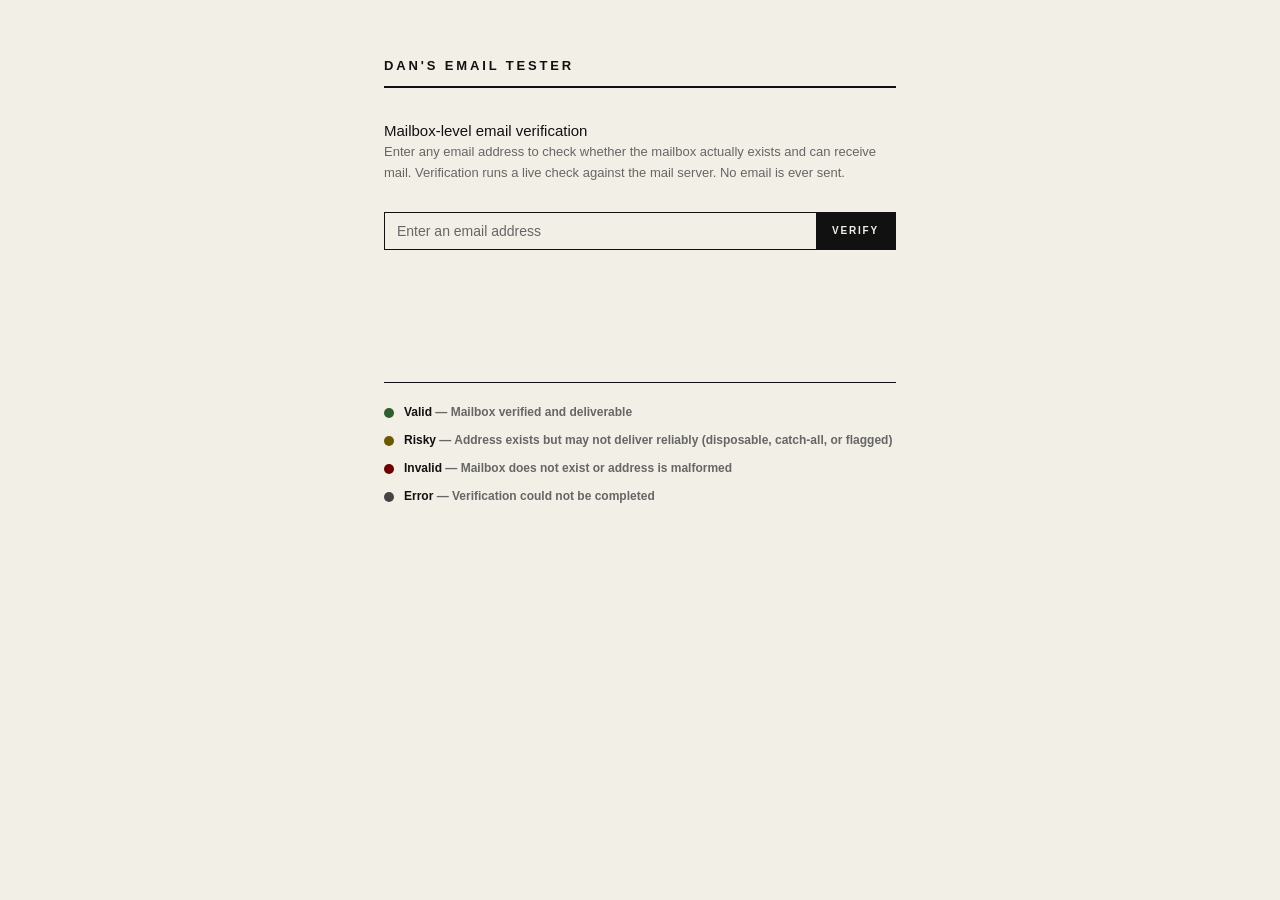
<file: templates/index.html>
<!DOCTYPE html>
<html lang="en">
<head>
  <meta charset="UTF-8">
  <meta name="viewport" content="width=device-width, initial-scale=1.0">
  <title>Dan's Email Tester</title>
  <link rel="stylesheet" href="/static/css/style.css">
</head>
<body>
  <div class="page-wrapper">
    <header class="site-header">
      <h1 class="site-title">Dan's Email Tester</h1>
      <p class="site-subtitle">Mailbox-level email verification</p>
    </header>

    <main class="main-content">
      <p class="tool-description">Enter any email address to check whether the mailbox actually exists and can receive mail. Verification runs a live check against the mail server. No email is ever sent.</p>

      <div class="verify-form">
        <div class="input-row">
          <input
            id="email-input"
            type="email"
            class="email-input"
            placeholder="Enter an email address"
            autocomplete="off"
            spellcheck="false"
          >
          <button id="verify-btn" class="verify-btn">Verify</button>
        </div>
        <div id="result-panel" class="result-panel"></div>

        <div class="status-legend">
          <div class="legend-item">
            <span class="legend-dot dot-green"></span>
            <span class="legend-label"><strong>Valid</strong> — Mailbox verified and deliverable</span>
          </div>
          <div class="legend-item">
            <span class="legend-dot dot-yellow"></span>
            <span class="legend-label"><strong>Risky</strong> — Address exists but may not deliver reliably (disposable, catch-all, or flagged)</span>
          </div>
          <div class="legend-item">
            <span class="legend-dot dot-red"></span>
            <span class="legend-label"><strong>Invalid</strong> — Mailbox does not exist or address is malformed</span>
          </div>
          <div class="legend-item">
            <span class="legend-dot dot-gray"></span>
            <span class="legend-label"><strong>Error</strong> — Verification could not be completed</span>
          </div>
        </div>
      </div>
    </main>
  </div>

  <script src="/static/js/app.js"></script>
</body>
</html>
</file>
<file: static/css/style.css>
/* Dan's Email Tester — Royal Tenenbaums edition */
:root {
  --bg: #F2EFE6;
  --fg: #111111;
  --muted: #666;
  --border: #111111;
  --green: #2E5E2E;
  --green-bg: #D6E8D6;
  --yellow: #6B5800;
  --yellow-bg: #F5EDCC;
  --red: #6B0000;
  --red-bg: #F5D6D6;
  --gray: #444;
  --gray-bg: #E0E0E0;
}

*, *::before, *::after { box-sizing: border-box; margin: 0; padding: 0; }

html, body {
  background: var(--bg);
  color: var(--fg);
  font-family: 'Libre Franklin', 'Franklin Gothic Medium', Arial Narrow, Arial, sans-serif;
  font-size: 15px;
  line-height: 1.5;
}

body { max-width: 560px; margin: 0 auto; padding: 56px 24px 64px; }

h1 {
  font-size: 13px; font-weight: 900; letter-spacing: 0.22em;
  text-transform: uppercase; margin-bottom: 32px;
  border-bottom: 2px solid var(--fg); padding-bottom: 10px;
}

.tabs { display: flex; gap: 0; border-bottom: 1px solid var(--fg); margin-bottom: 28px; }

.tab-btn {
  font-family: inherit; font-size: 11px; font-weight: 700;
  letter-spacing: 0.14em; text-transform: uppercase;
  background: none; border: none; padding: 8px 16px 8px 0;
  cursor: pointer; color: var(--muted);
  border-bottom: 2px solid transparent; margin-bottom: -1px;
}
.tab-btn--active { color: var(--fg); border-bottom-color: var(--fg); }
.tab-btn:hover { color: var(--fg); }

.tab-pane { display: none; }
.tab-pane--active { display: block; }

.field-label {
  display: block; font-size: 10px; font-weight: 700;
  letter-spacing: 0.16em; text-transform: uppercase;
  color: var(--muted); margin-bottom: 6px;
}

.input-row { display: flex; margin-bottom: 20px; border: 1px solid var(--fg); }

.email-input {
  flex: 1; font-family: inherit; font-size: 14px;
  color: var(--fg); background: transparent; border: none;
  padding: 10px 12px; outline: none;
}
.email-input::placeholder { color: var(--muted); }

.verify-btn {
  font-family: inherit; font-size: 10px; font-weight: 900;
  letter-spacing: 0.18em; text-transform: uppercase;
  background: var(--fg); color: var(--bg); border: none;
  padding: 10px 16px; cursor: pointer; white-space: nowrap;
  transition: opacity 0.1s;
}
.verify-btn:hover { opacity: 0.8; }
.verify-btn:disabled { opacity: 0.4; cursor: not-allowed; }

.result-panel { min-height: 80px; }

.result-idle { font-size: 12px; color: var(--muted); font-style: italic; padding: 20px 0 4px; }

.result-loading {
  display: flex; align-items: center; gap: 10px;
  padding: 20px 0 4px; font-size: 12px; color: var(--muted); font-style: italic;
}

.spinner {
  width: 14px; height: 14px; border: 2px solid #ccc;
  border-top-color: var(--fg); border-radius: 50%;
  animation: spin 0.7s linear infinite; flex-shrink: 0;
}
@keyframes spin { to { transform: rotate(360deg); } }

.result-card { border-left: 3px solid; padding: 12px 14px; animation: fadeUp 0.2s ease; }
@keyframes fadeUp {
  from { opacity: 0; transform: translateY(4px); }
  to   { opacity: 1; transform: translateY(0); }
}

.result-card--green  { border-color: var(--green);  background: var(--green-bg); }
.result-card--yellow { border-color: var(--yellow); background: var(--yellow-bg); }
.result-card--red    { border-color: var(--red);    background: var(--red-bg); }
.result-card--gray   { border-color: #999;          background: var(--gray-bg); }

.result-status { font-size: 10px; font-weight: 900; letter-spacing: 0.18em; text-transform: uppercase; margin-bottom: 4px; }
.result-card--green  .result-status { color: var(--green); }
.result-card--yellow .result-status { color: var(--yellow); }
.result-card--red    .result-status { color: var(--red); }
.result-card--gray   .result-status { color: var(--gray); }

.result-email  { font-size: 14px; font-weight: 700; color: var(--fg); margin-bottom: 4px; word-break: break-all; }
.result-detail { font-size: 12px; color: var(--muted); line-height: 1.5; }

.result-badges { display: flex; flex-wrap: wrap; gap: 6px; margin-top: 8px; }

.badge { font-size: 9px; font-weight: 900; letter-spacing: 0.14em; text-transform: uppercase; padding: 2px 7px; border: 1px solid; }
.badge--disposable { color: var(--red);    border-color: var(--red); }
.badge--role       { color: var(--yellow); border-color: var(--yellow); }
.badge--catchall   { color: var(--yellow); border-color: var(--yellow); }

.result-smtp { margin-top: 8px; font-family: 'Courier New', monospace; font-size: 11px; color: var(--muted); }

.bulk-textarea {
  width: 100%; font-family: 'Courier New', monospace; font-size: 13px;
  color: var(--fg); background: transparent; border: 1px solid var(--fg);
  padding: 10px 12px; resize: vertical; outline: none;
  margin-bottom: 10px; line-height: 1.7; min-height: 140px;
}
.bulk-textarea::placeholder { color: var(--muted); }
.bulk-textarea:focus { outline: 2px solid var(--fg); outline-offset: -2px; }

.bulk-actions { display: flex; gap: 10px; margin-bottom: 24px; }

.secondary-btn {
  font-family: inherit; font-size: 10px; font-weight: 900;
  letter-spacing: 0.14em; text-transform: uppercase;
  background: transparent; color: var(--fg);
  border: 1px solid var(--fg); padding: 9px 14px;
  cursor: pointer; transition: opacity 0.1s;
}
.secondary-btn:hover    { opacity: 0.6; }
.secondary-btn:disabled { opacity: 0.3; cursor: not-allowed; }

.bulk-table { width: 100%; border-collapse: collapse; font-size: 12px; }
.bulk-table th {
  font-size: 9px; font-weight: 900; letter-spacing: 0.16em; text-transform: uppercase;
  color: var(--muted); padding: 6px 8px; border-bottom: 1px solid var(--fg); text-align: left;
}
.bulk-table td { padding: 8px; border-bottom: 1px solid #ccc; vertical-align: top; }
.bulk-table tr:last-child td { border-bottom: none; }

.status-pill {
  font-size: 9px; font-weight: 900; letter-spacing: 0.12em;
  text-transform: uppercase; padding: 2px 6px; border: 1px solid; white-space: nowrap;
}
.status-pill--green  { color: var(--green);  border-color: var(--green); }
.status-pill--yellow { color: var(--yellow); border-color: var(--yellow); }
.status-pill--red    { color: var(--red);    border-color: var(--red); }
.status-pill--gray   { color: var(--gray);   border-color: #aaa; }

.bulk-detail-text { color: var(--muted); max-width: 240px; }

.legend { margin-top: 40px; border-top: 1px solid #ccc; padding-top: 20px; }
.legend-title { font-size: 9px; font-weight: 900; letter-spacing: 0.2em; text-transform: uppercase; color: var(--muted); margin-bottom: 12px; }
.legend-rows  { display: flex; flex-direction: column; gap: 6px; }
.legend-row   { display: flex; align-items: baseline; gap: 10px; font-size: 12px; }
.legend-label { font-size: 9px; font-weight: 900; letter-spacing: 0.12em; text-transform: uppercase; width: 90px; flex-shrink: 0; }
.legend-label--green  { color: var(--green); }
.legend-label--yellow { color: var(--yellow); }
.legend-label--red    { color: var(--red); }
.legend-label--gray   { color: var(--gray); }
.legend-desc { color: var(--muted); }

@media (max-width: 480px) {
  body { padding: 36px 16px 48px; }
  .input-row { flex-direction: column; }
  .verify-btn { padding: 10px; text-align: center; }
}


/* ── Tool description ───────────────────────────────────────────────────── */
.tool-description {
  font-size: 13px;
  color: var(--muted);
  margin-bottom: 28px;
  line-height: 1.6;
}

/* ── Status legend ──────────────────────────────────────────────────────── */
.status-legend {
  margin-top: 32px;
  border-top: 1px solid var(--border);
  padding-top: 20px;
  display: flex;
  flex-direction: column;
  gap: 10px;
}

.legend-item {
  display: flex;
  align-items: flex-start;
  gap: 10px;
}

.legend-dot {
  width: 10px;
  height: 10px;
  border-radius: 50%;
  flex-shrink: 0;
  margin-top: 5px;
}

.dot-green  { background: var(--green); }
.dot-yellow { background: var(--yellow); }
.dot-red    { background: var(--red); }
.dot-gray   { background: var(--gray); }

.legend-label {
  flex: 1;
  font-size: 12px;
  color: var(--muted);
  line-height: 1.5;
  text-transform: none;
  letter-spacing: 0;
}

.legend-label strong {
  color: var(--fg);
  font-weight: 700;
}
</file>
